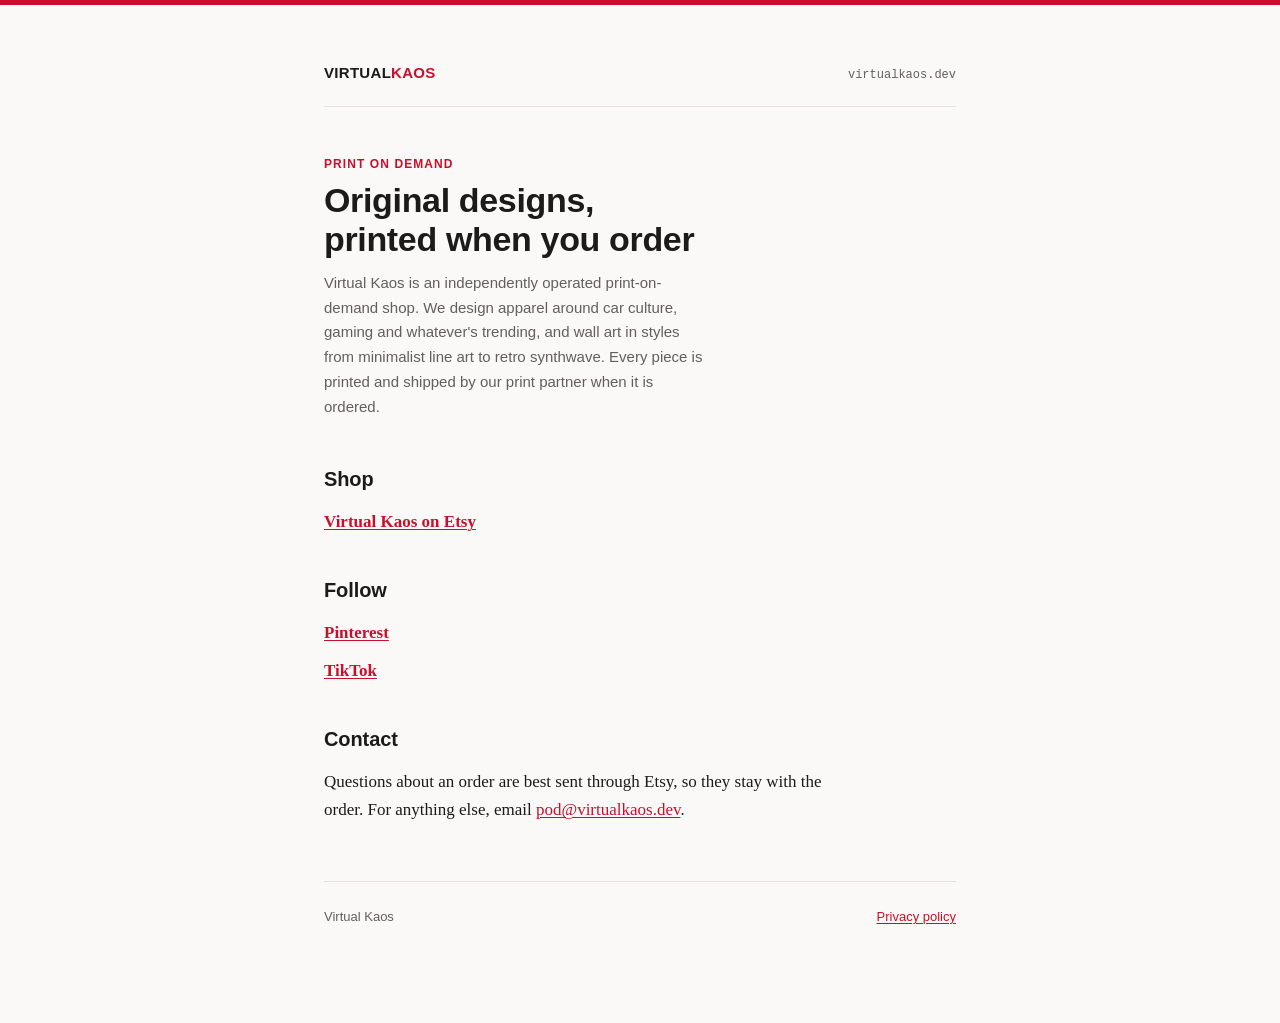
<file: index.html>
<!DOCTYPE html>
<html lang="en">
<head>
<meta charset="UTF-8">
<meta name="viewport" content="width=device-width, initial-scale=1.0">
<title>Virtual Kaos</title>
<meta name="description" content="Virtual Kaos is an independent print-on-demand shop making apparel and wall art across car culture, gaming and trending styles.">
<link rel="stylesheet" href="/style.css">
</head>
<body>

<div class="accent-bar"></div>
<div class="wrap">

  <div class="brand-row">
    <div class="brand">Virtual<span>Kaos</span></div>
    <div class="meta">virtualkaos.dev</div>
  </div>

  <p class="eyebrow">Print on demand</p>
  <h1>Original designs, printed when you order</h1>
  <p class="dek">Virtual Kaos is an independently operated print-on-demand shop. We design apparel around car culture, gaming and whatever's trending, and wall art in styles from minimalist line art to retro synthwave. Every piece is printed and shipped by our print partner when it is ordered.</p>

  <section>
    <h2>Shop</h2>
    <ul class="links">
      <li><a href="https://virtualkaos.etsy.com">Virtual Kaos on Etsy</a></li>
    </ul>
  </section>

  <section>
    <h2>Follow</h2>
    <ul class="links">
      <li><a href="https://www.pinterest.com/virtuallykaos/">Pinterest</a></li>
      <li><a href="https://www.tiktok.com/@virtualkaos.etsy.com">TikTok</a></li>
    </ul>
  </section>

  <section>
    <h2>Contact</h2>
    <p>Questions about an order are best sent through Etsy, so they stay with the order. For anything else, email <a href="mailto:pod@virtualkaos.dev">pod@virtualkaos.dev</a>.</p>
  </section>

  <footer>
    <span>Virtual Kaos</span>
    <span><a href="/privacy/">Privacy policy</a></span>
  </footer>

</div>
</body>
</html>
</file>
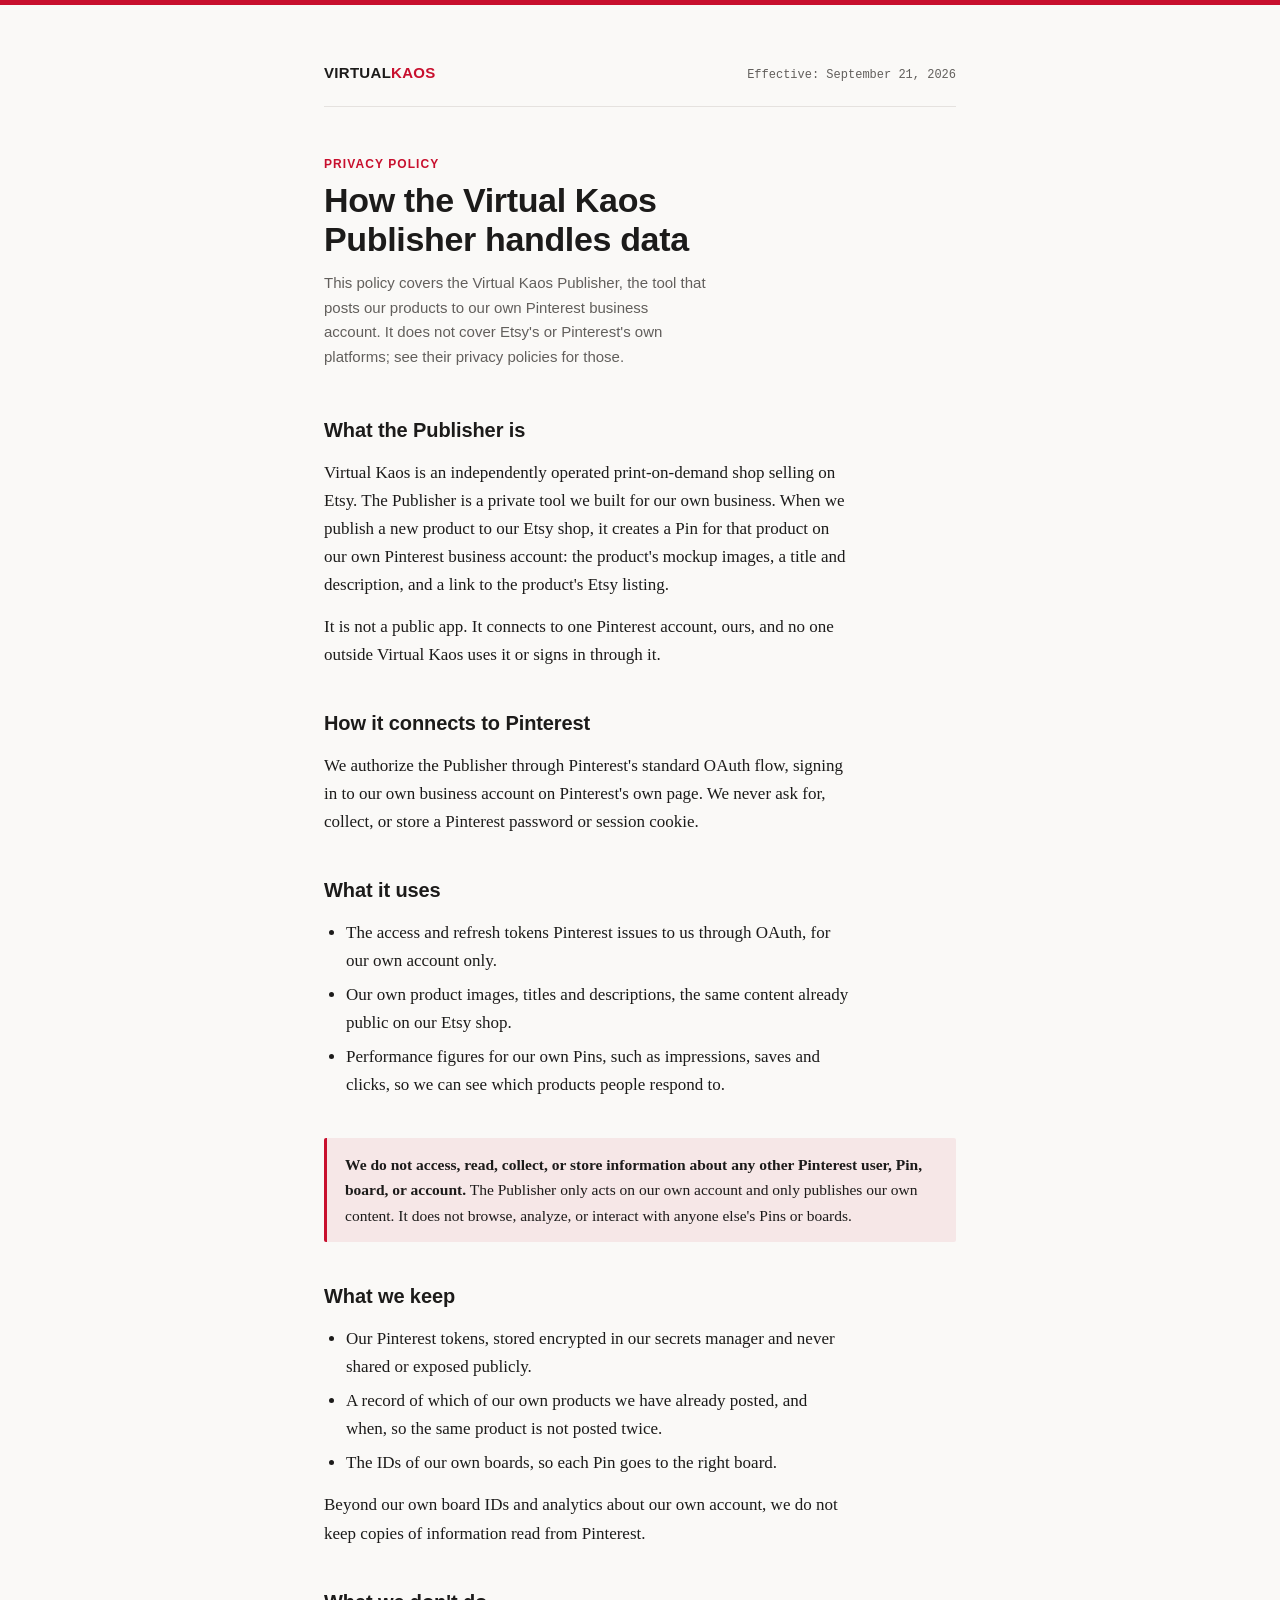
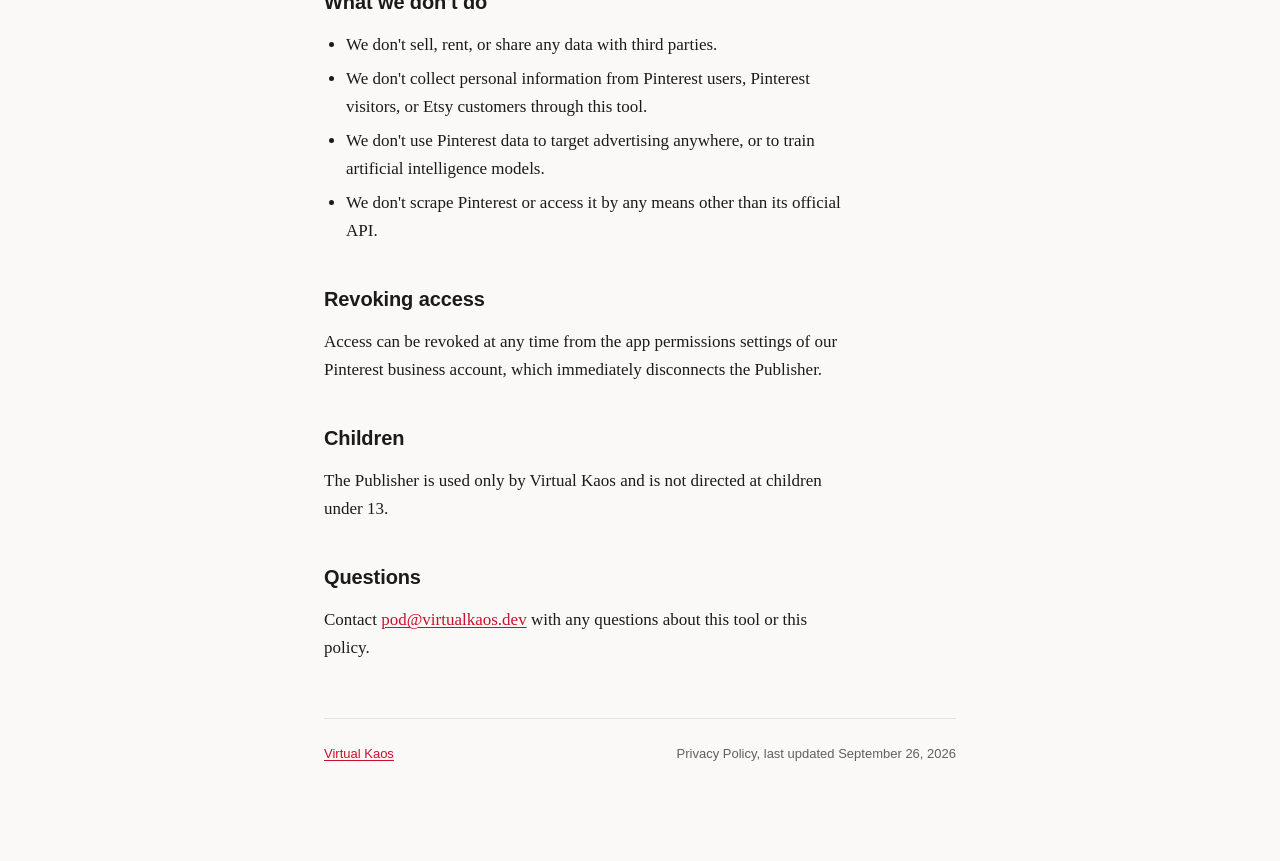
<file: privacy/index.html>
<!DOCTYPE html>
<html lang="en">
<head>
<meta charset="UTF-8">
<meta name="viewport" content="width=device-width, initial-scale=1.0">
<title>Virtual Kaos | Privacy Policy</title>
<link rel="stylesheet" href="/style.css">
</head>
<body>

<div class="accent-bar"></div>
<div class="wrap">

  <div class="brand-row">
    <div class="brand"><a href="/" style="color: inherit; text-decoration: none;">Virtual<span>Kaos</span></a></div>
    <div class="meta">Effective: September 21, 2026</div>
  </div>

  <p class="eyebrow">Privacy Policy</p>
  <h1>How the Virtual Kaos Publisher handles data</h1>
  <p class="dek">This policy covers the Virtual Kaos Publisher, the tool that posts our products to our own Pinterest business account. It does not cover Etsy's or Pinterest's own platforms; see their privacy policies for those.</p>

  <section>
    <h2>What the Publisher is</h2>
    <p>Virtual Kaos is an independently operated print-on-demand shop selling on Etsy. The Publisher is a private tool we built for our own business. When we publish a new product to our Etsy shop, it creates a Pin for that product on our own Pinterest business account: the product's mockup images, a title and description, and a link to the product's Etsy listing.</p>
    <p>It is not a public app. It connects to one Pinterest account, ours, and no one outside Virtual Kaos uses it or signs in through it.</p>
  </section>

  <section>
    <h2>How it connects to Pinterest</h2>
    <p>We authorize the Publisher through Pinterest's standard OAuth flow, signing in to our own business account on Pinterest's own page. We never ask for, collect, or store a Pinterest password or session cookie.</p>
  </section>

  <section>
    <h2>What it uses</h2>
    <ul>
      <li>The access and refresh tokens Pinterest issues to us through OAuth, for our own account only.</li>
      <li>Our own product images, titles and descriptions, the same content already public on our Etsy shop.</li>
      <li>Performance figures for our own Pins, such as impressions, saves and clicks, so we can see which products people respond to.</li>
    </ul>
  </section>

  <section>
    <div class="callout">
      <p><strong>We do not access, read, collect, or store information about any other Pinterest user, Pin, board, or account.</strong> The Publisher only acts on our own account and only publishes our own content. It does not browse, analyze, or interact with anyone else's Pins or boards.</p>
    </div>
  </section>

  <section>
    <h2>What we keep</h2>
    <ul>
      <li>Our Pinterest tokens, stored encrypted in our secrets manager and never shared or exposed publicly.</li>
      <li>A record of which of our own products we have already posted, and when, so the same product is not posted twice.</li>
      <li>The IDs of our own boards, so each Pin goes to the right board.</li>
    </ul>
    <p>Beyond our own board IDs and analytics about our own account, we do not keep copies of information read from Pinterest.</p>
  </section>

  <section>
    <h2>What we don't do</h2>
    <ul>
      <li>We don't sell, rent, or share any data with third parties.</li>
      <li>We don't collect personal information from Pinterest users, Pinterest visitors, or Etsy customers through this tool.</li>
      <li>We don't use Pinterest data to target advertising anywhere, or to train artificial intelligence models.</li>
      <li>We don't scrape Pinterest or access it by any means other than its official API.</li>
    </ul>
  </section>

  <section>
    <h2>Revoking access</h2>
    <p>Access can be revoked at any time from the app permissions settings of our Pinterest business account, which immediately disconnects the Publisher.</p>
  </section>

  <section>
    <h2>Children</h2>
    <p>The Publisher is used only by Virtual Kaos and is not directed at children under 13.</p>
  </section>

  <section>
    <h2>Questions</h2>
    <p>Contact <a href="mailto:pod@virtualkaos.dev">pod@virtualkaos.dev</a> with any questions about this tool or this policy.</p>
  </section>

  <footer>
    <span><a href="/">Virtual Kaos</a></span>
    <span>Privacy Policy, last updated September 26, 2026</span>
  </footer>

</div>
</body>
</html>
</file>
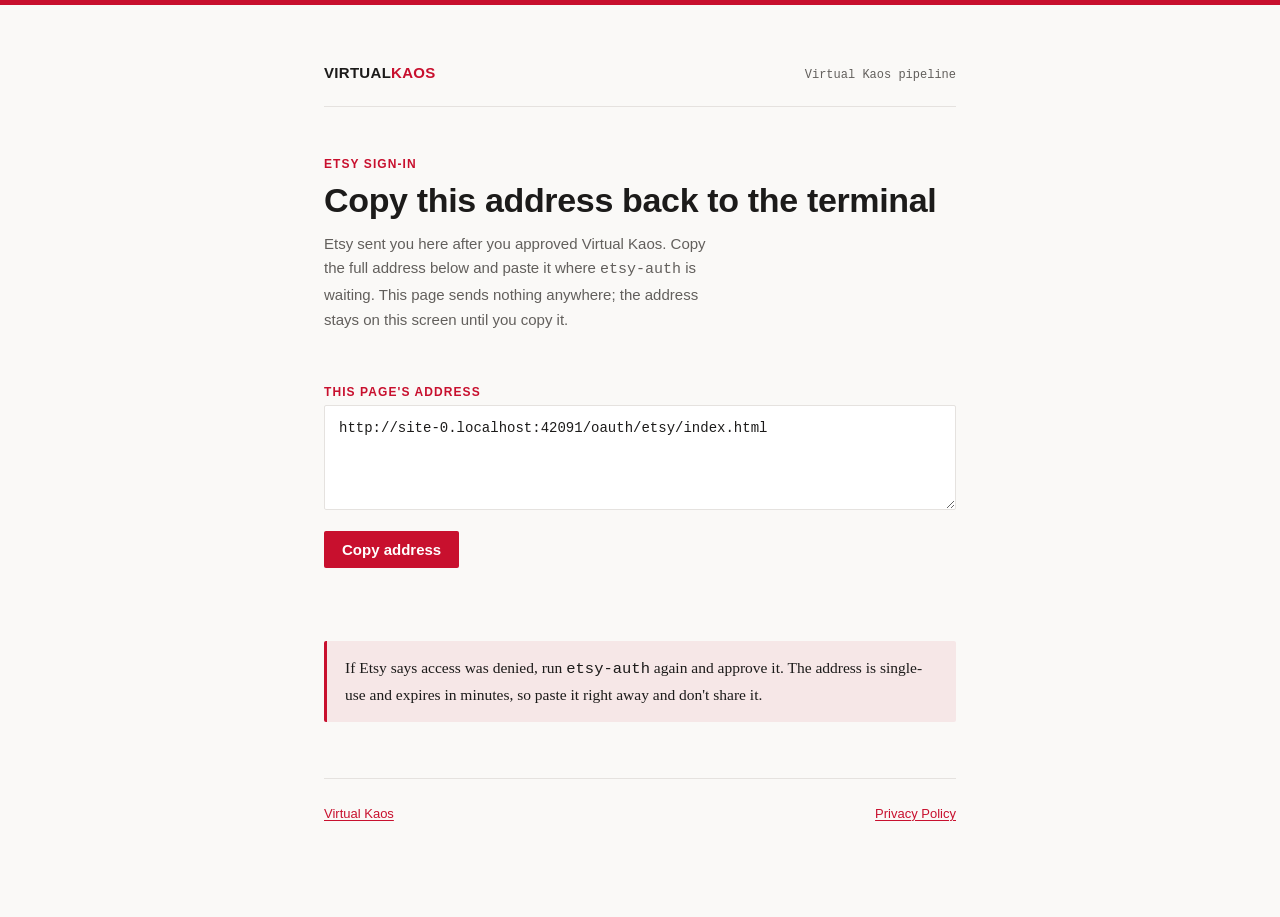
<file: oauth/etsy/index.html>
<!DOCTYPE html>
<html lang="en">
<head>
<meta charset="UTF-8">
<meta name="viewport" content="width=device-width, initial-scale=1.0">
<meta name="referrer" content="no-referrer">
<meta name="robots" content="noindex, nofollow">
<title>Virtual Kaos | Etsy sign-in</title>
<link rel="stylesheet" href="/style.css">
<style>
  .address {
    width: 100%;
    min-height: 7.5em;
    padding: 12px 14px;
    background: var(--surface);
    color: var(--text);
    border: 1px solid var(--border);
    border-radius: 2px;
    font-family: ui-monospace, 'SFMono-Regular', Menlo, Consolas, monospace;
    font-size: 14px;
    line-height: 1.5;
    word-break: break-all;
    resize: vertical;
  }
  .copy {
    margin-top: 12px;
    padding: 10px 18px;
    background: var(--accent);
    color: #fff;
    border: 0;
    border-radius: 2px;
    font-family: 'Bahnschrift', 'Arial Narrow', 'Helvetica Neue', Arial, sans-serif;
    font-size: 15px;
    font-weight: 700;
    cursor: pointer;
  }
  .status { margin-top: 10px; color: var(--text-muted); font-size: 15px; min-height: 1.65em; }
</style>
</head>
<body>

<div class="accent-bar"></div>
<div class="wrap">

  <div class="brand-row">
    <div class="brand"><a href="/" style="color: inherit; text-decoration: none;">Virtual<span>Kaos</span></a></div>
    <div class="meta">Virtual Kaos pipeline</div>
  </div>

  <p class="eyebrow">Etsy sign-in</p>
  <h1>Copy this address back to the terminal</h1>
  <p class="dek">Etsy sent you here after you approved Virtual Kaos. Copy the full address below and paste it where <code>etsy-auth</code> is waiting. This page sends nothing anywhere; the address stays on this screen until you copy it.</p>

  <section>
    <label for="address" class="eyebrow">This page's address</label>
    <textarea id="address" class="address" readonly spellcheck="false" aria-describedby="status"></textarea>
    <button type="button" id="copy" class="copy">Copy address</button>
    <p id="status" class="status" role="status" aria-live="polite"></p>
  </section>

  <section>
    <div class="callout">
      <p>If Etsy says access was denied, run <code>etsy-auth</code> again and approve it. The address is single-use and expires in minutes, so paste it right away and don't share it.</p>
    </div>
  </section>

  <footer>
    <span><a href="/">Virtual Kaos</a></span>
    <span><a href="/privacy/">Privacy Policy</a></span>
  </footer>

</div>

<script>
  (function () {
    var box = document.getElementById("address");
    var status = document.getElementById("status");
    box.value = window.location.href;

    document.getElementById("copy").addEventListener("click", function () {
      box.focus();
      box.select();
      var done = function () { status.textContent = "Copied. Paste it into the terminal."; };
      var manual = function () { status.textContent = "Couldn't copy automatically. The address is selected; copy it by hand."; };
      if (navigator.clipboard && window.isSecureContext) {
        navigator.clipboard.writeText(box.value).then(done, manual);
      } else {
        try { document.execCommand("copy") ? done() : manual(); } catch (e) { manual(); }
      }
    });
  })();
</script>
</body>
</html>
</file>
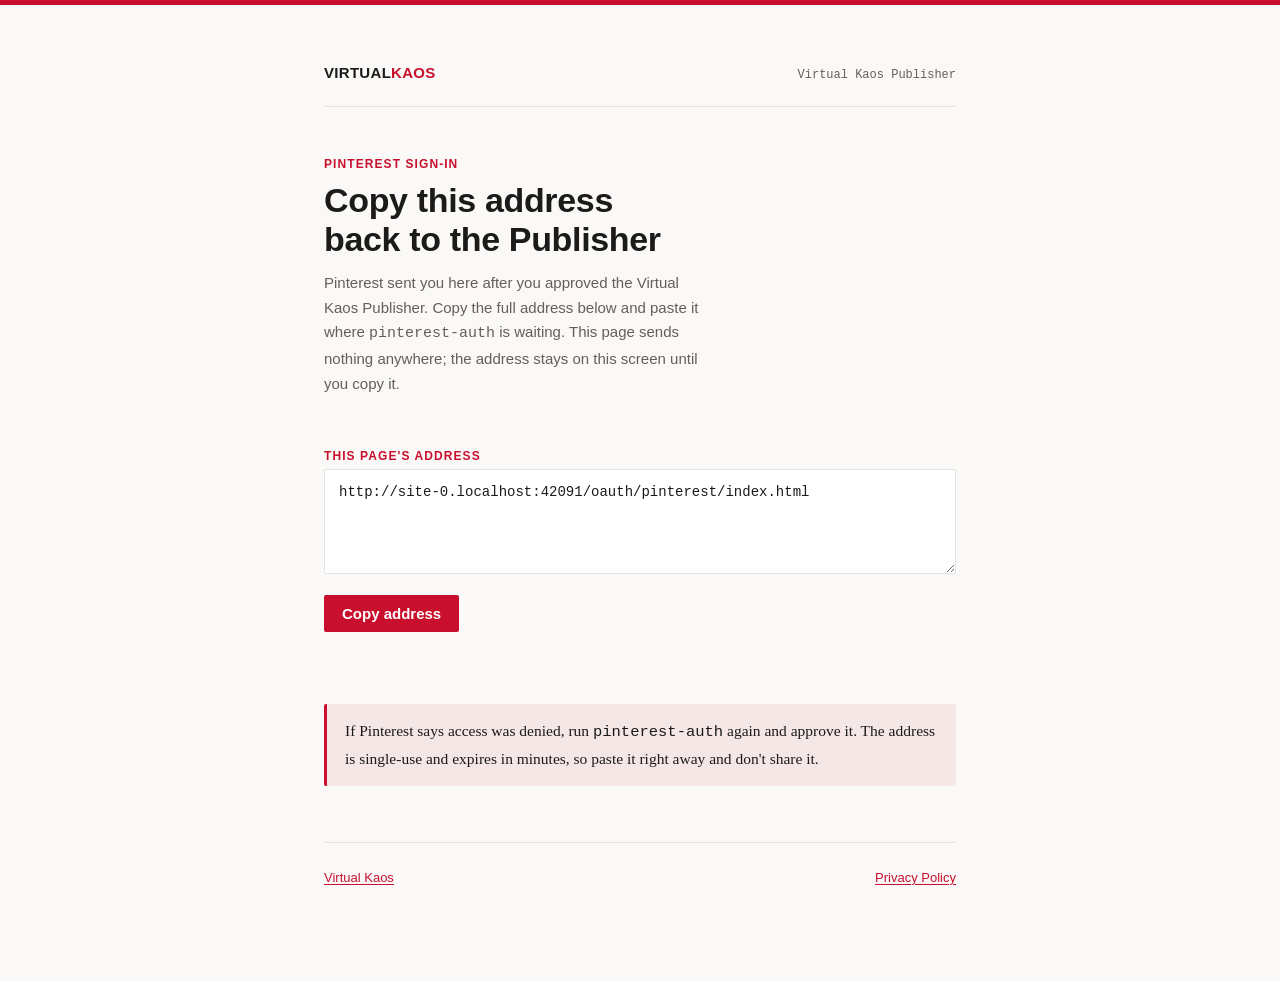
<file: oauth/pinterest/index.html>
<!DOCTYPE html>
<html lang="en">
<head>
<meta charset="UTF-8">
<meta name="viewport" content="width=device-width, initial-scale=1.0">
<meta name="referrer" content="no-referrer">
<meta name="robots" content="noindex, nofollow">
<title>Virtual Kaos | Pinterest sign-in</title>
<link rel="stylesheet" href="/style.css">
<style>
  .address {
    width: 100%;
    min-height: 7.5em;
    padding: 12px 14px;
    background: var(--surface);
    color: var(--text);
    border: 1px solid var(--border);
    border-radius: 2px;
    font-family: ui-monospace, 'SFMono-Regular', Menlo, Consolas, monospace;
    font-size: 14px;
    line-height: 1.5;
    word-break: break-all;
    resize: vertical;
  }
  .copy {
    margin-top: 12px;
    padding: 10px 18px;
    background: var(--accent);
    color: #fff;
    border: 0;
    border-radius: 2px;
    font-family: 'Bahnschrift', 'Arial Narrow', 'Helvetica Neue', Arial, sans-serif;
    font-size: 15px;
    font-weight: 700;
    cursor: pointer;
  }
  .status { margin-top: 10px; color: var(--text-muted); font-size: 15px; min-height: 1.65em; }
</style>
</head>
<body>

<div class="accent-bar"></div>
<div class="wrap">

  <div class="brand-row">
    <div class="brand"><a href="/" style="color: inherit; text-decoration: none;">Virtual<span>Kaos</span></a></div>
    <div class="meta">Virtual Kaos Publisher</div>
  </div>

  <p class="eyebrow">Pinterest sign-in</p>
  <h1>Copy this address back to the Publisher</h1>
  <p class="dek">Pinterest sent you here after you approved the Virtual Kaos Publisher. Copy the full address below and paste it where <code>pinterest-auth</code> is waiting. This page sends nothing anywhere; the address stays on this screen until you copy it.</p>

  <section>
    <label for="address" class="eyebrow">This page's address</label>
    <textarea id="address" class="address" readonly spellcheck="false" aria-describedby="status"></textarea>
    <button type="button" id="copy" class="copy">Copy address</button>
    <p id="status" class="status" role="status" aria-live="polite"></p>
  </section>

  <section>
    <div class="callout">
      <p>If Pinterest says access was denied, run <code>pinterest-auth</code> again and approve it. The address is single-use and expires in minutes, so paste it right away and don't share it.</p>
    </div>
  </section>

  <footer>
    <span><a href="/">Virtual Kaos</a></span>
    <span><a href="/privacy/">Privacy Policy</a></span>
  </footer>

</div>

<script>
  (function () {
    var box = document.getElementById("address");
    var status = document.getElementById("status");
    box.value = window.location.href;

    document.getElementById("copy").addEventListener("click", function () {
      box.focus();
      box.select();
      var done = function () { status.textContent = "Copied. Paste it into the terminal."; };
      var manual = function () { status.textContent = "Couldn't copy automatically. The address is selected; copy it by hand."; };
      if (navigator.clipboard && window.isSecureContext) {
        navigator.clipboard.writeText(box.value).then(done, manual);
      } else {
        try { document.execCommand("copy") ? done() : manual(); } catch (e) { manual(); }
      }
    });
  })();
</script>
</body>
</html>
</file>
<file: style.css>
:root {
  --bg: #faf9f7;
  --surface: #ffffff;
  --text: #1c1b1a;
  --text-muted: #625f5c;
  --accent: #c8102e;
  --accent-quiet: #c8102e14;
  --border: #e5e2df;
}

@media (prefers-color-scheme: dark) {
  :root {
    --bg: #131211;
    --surface: #1a1918;
    --text: #f2f0ee;
    --text-muted: #a8a39e;
    --accent: #ff4b5c;
    --accent-quiet: #ff4b5c1f;
    --border: #302e2b;
  }
}

* { box-sizing: border-box; }

body {
  margin: 0;
  background: var(--bg);
  color: var(--text);
  font-family: Charter, 'Iowan Old Style', 'Sitka Text', Georgia, 'Times New Roman', serif;
  font-size: 17px;
  line-height: 1.65;
  -webkit-font-smoothing: antialiased;
}

.accent-bar {
  height: 5px;
  width: 100%;
  background: var(--accent);
}

.wrap {
  max-width: 680px;
  margin: 0 auto;
  padding: 56px 24px 96px;
}

.brand-row {
  display: flex;
  align-items: baseline;
  justify-content: space-between;
  gap: 16px;
  margin-bottom: 48px;
  padding-bottom: 20px;
  border-bottom: 1px solid var(--border);
}

.brand {
  font-family: 'Bahnschrift', 'Arial Narrow', 'Helvetica Neue', Arial, sans-serif;
  font-weight: 700;
  letter-spacing: 0.02em;
  font-size: 15px;
  text-transform: uppercase;
  color: var(--text);
}

.brand span { color: var(--accent); }

.meta {
  font-family: 'SFMono-Regular', Consolas, 'Liberation Mono', Menlo, monospace;
  font-size: 12px;
  color: var(--text-muted);
  white-space: nowrap;
}

h1 {
  font-family: 'Bahnschrift', 'Arial Narrow', 'Helvetica Neue', Arial, sans-serif;
  font-weight: 700;
  font-size: 34px;
  line-height: 1.15;
  letter-spacing: -0.01em;
  margin: 0 0 12px;
  text-wrap: balance;
}

.dek {
  font-family: 'Bahnschrift', 'Arial Narrow', 'Helvetica Neue', Arial, sans-serif;
  font-size: 15px;
  color: var(--text-muted);
  margin: 0 0 44px;
  max-width: 46ch;
}

.eyebrow {
  font-family: 'Bahnschrift', 'Arial Narrow', 'Helvetica Neue', Arial, sans-serif;
  font-weight: 700;
  font-size: 12px;
  letter-spacing: 0.09em;
  text-transform: uppercase;
  color: var(--accent);
  margin: 0 0 6px;
}

section {
  margin: 0 0 38px;
}

h2 {
  font-family: 'Bahnschrift', 'Arial Narrow', 'Helvetica Neue', Arial, sans-serif;
  font-weight: 700;
  font-size: 20px;
  letter-spacing: -0.005em;
  margin: 0 0 12px;
}

p { margin: 0 0 14px; max-width: 62ch; }
p:last-child { margin-bottom: 0; }

ul {
  margin: 0 0 14px;
  padding-left: 22px;
  max-width: 62ch;
}
li { margin-bottom: 6px; }
li:last-child { margin-bottom: 0; }

.callout {
  background: var(--accent-quiet);
  border-left: 3px solid var(--accent);
  padding: 14px 18px;
  border-radius: 2px;
  font-size: 15.5px;
}
.callout p { max-width: none; }

a { color: var(--accent); text-decoration-thickness: 1px; text-underline-offset: 2px; }
a:focus-visible, button:focus-visible { outline: 2px solid var(--accent); outline-offset: 2px; }

footer {
  margin-top: 56px;
  padding-top: 24px;
  border-top: 1px solid var(--border);
  font-family: 'Bahnschrift', 'Arial Narrow', 'Helvetica Neue', Arial, sans-serif;
  font-size: 13px;
  color: var(--text-muted);
  display: flex;
  justify-content: space-between;
  gap: 16px;
  flex-wrap: wrap;
}

@media (max-width: 480px) {
  h1 { font-size: 28px; }
  .wrap { padding: 40px 18px 72px; }
  .brand-row { flex-direction: column; align-items: flex-start; gap: 6px; }
}

.links {
  list-style: none;
  padding: 0;
}
.links li { margin-bottom: 10px; }
.links a { font-weight: 700; }
</file>
